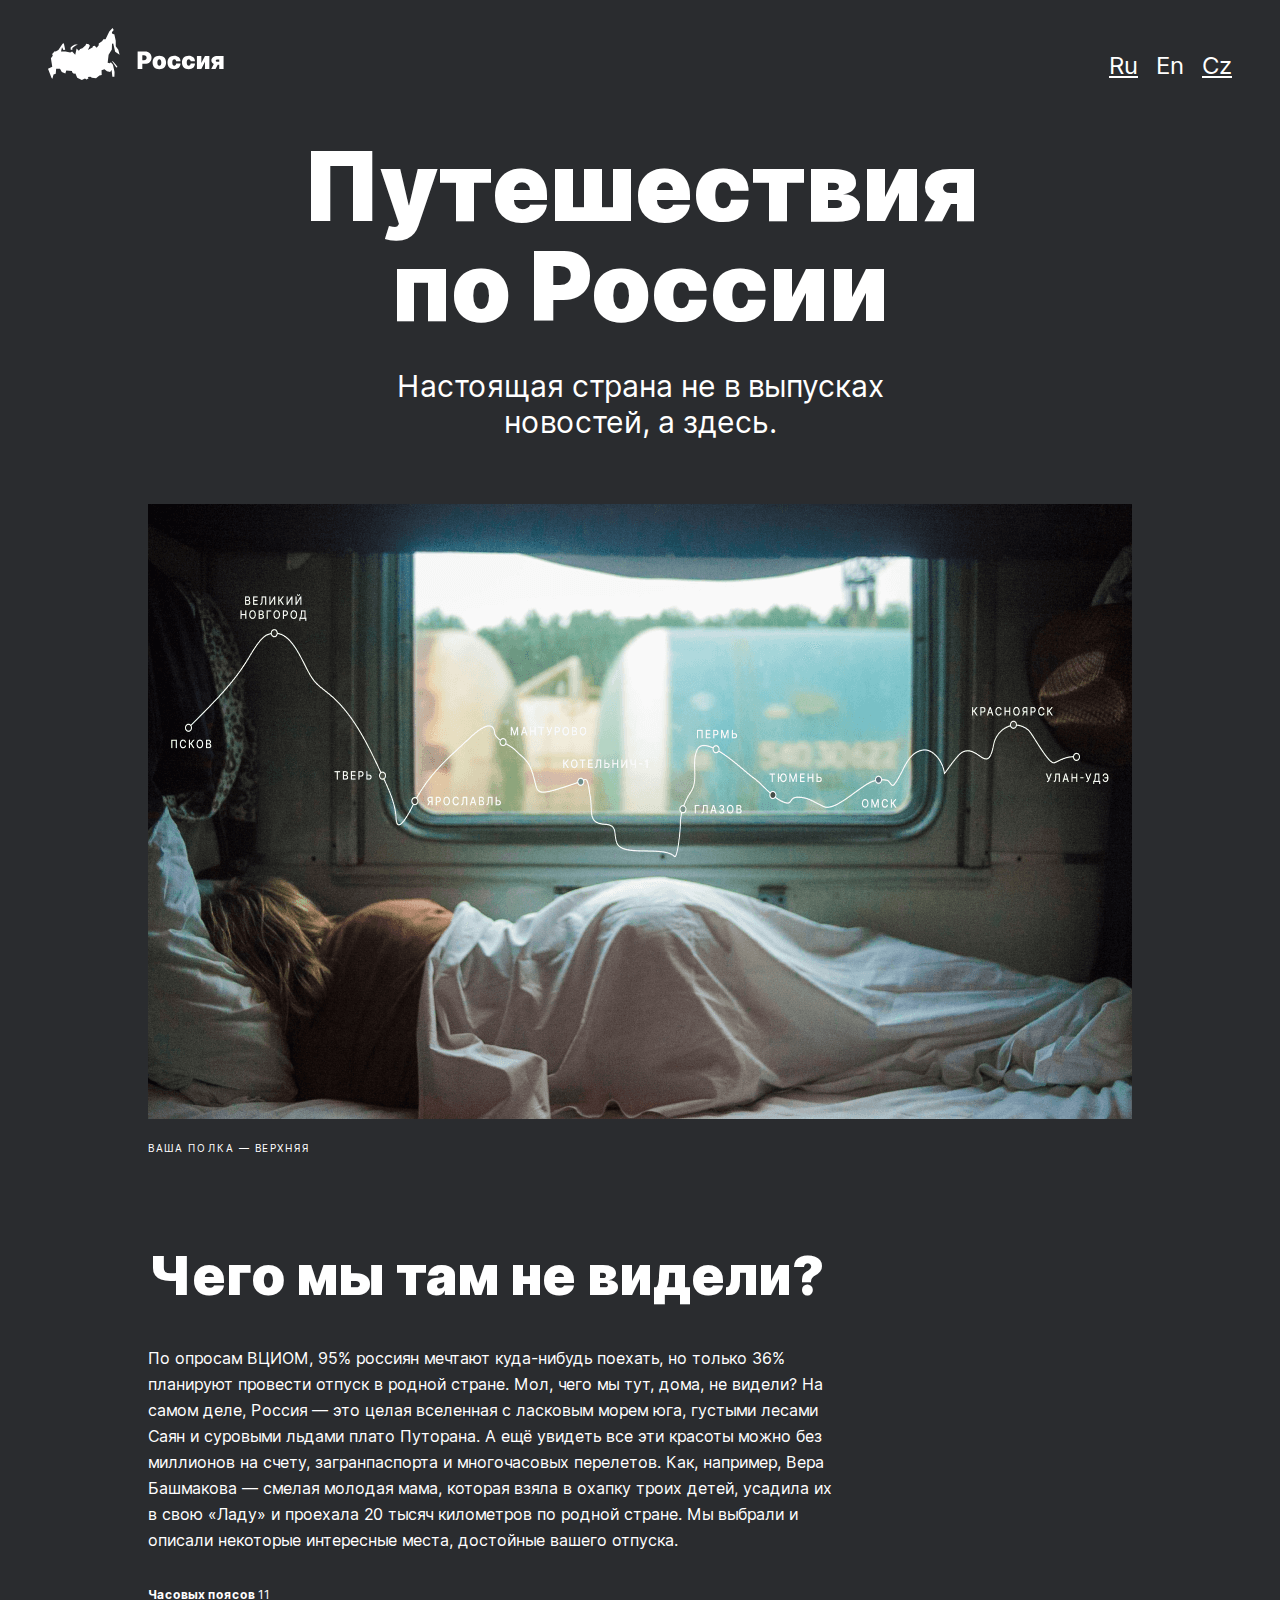
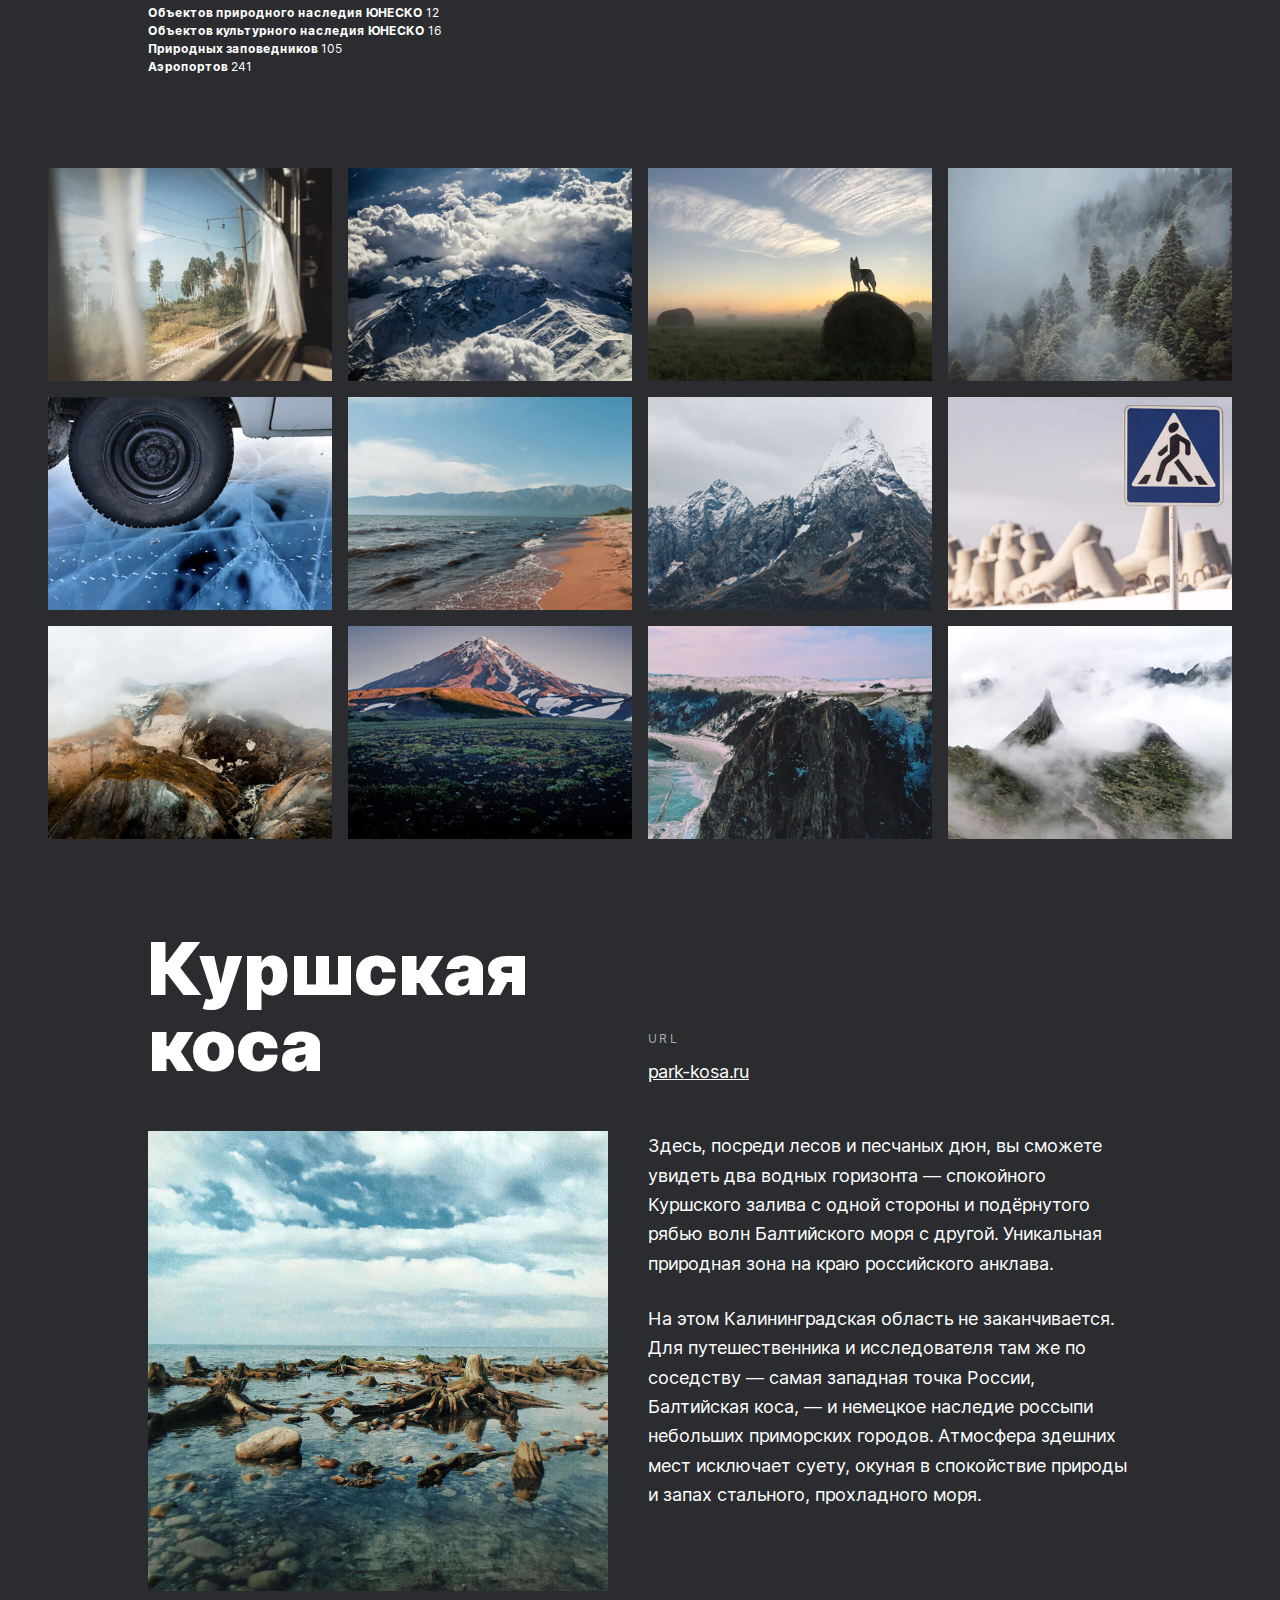
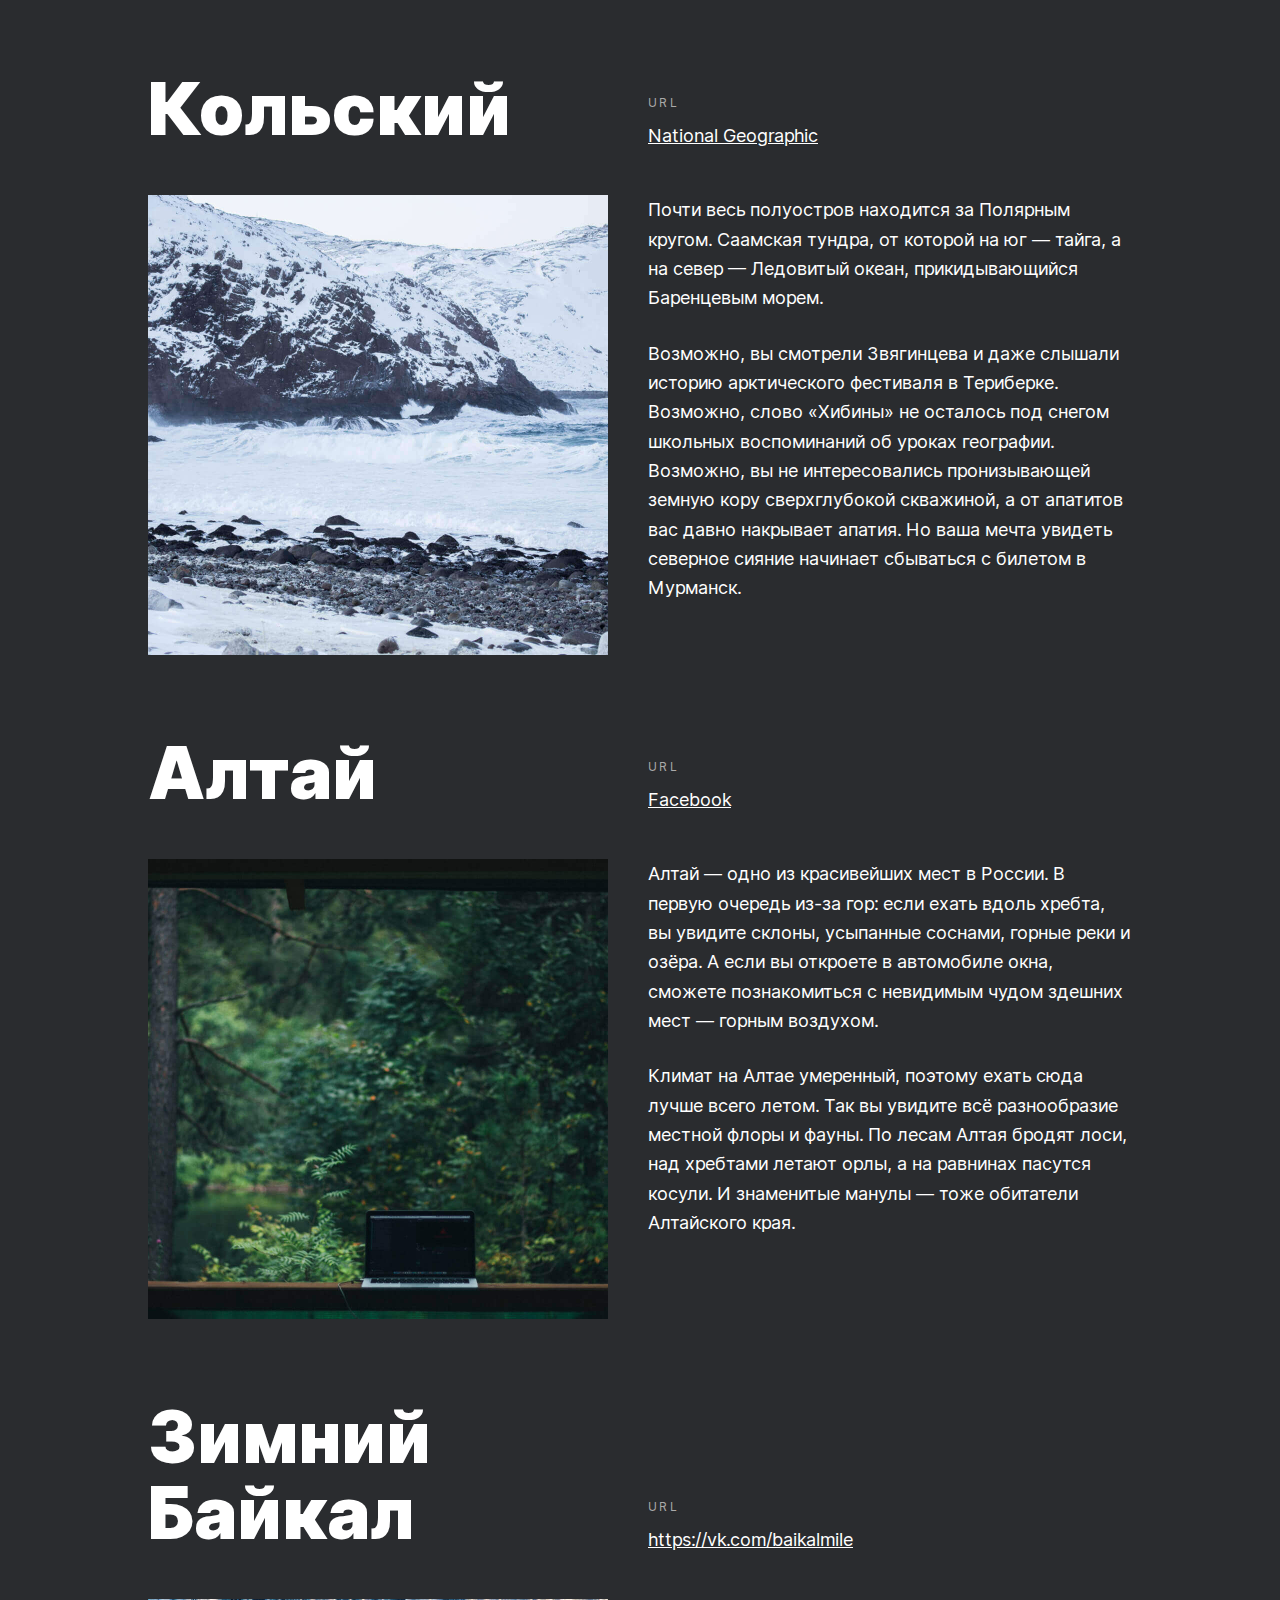
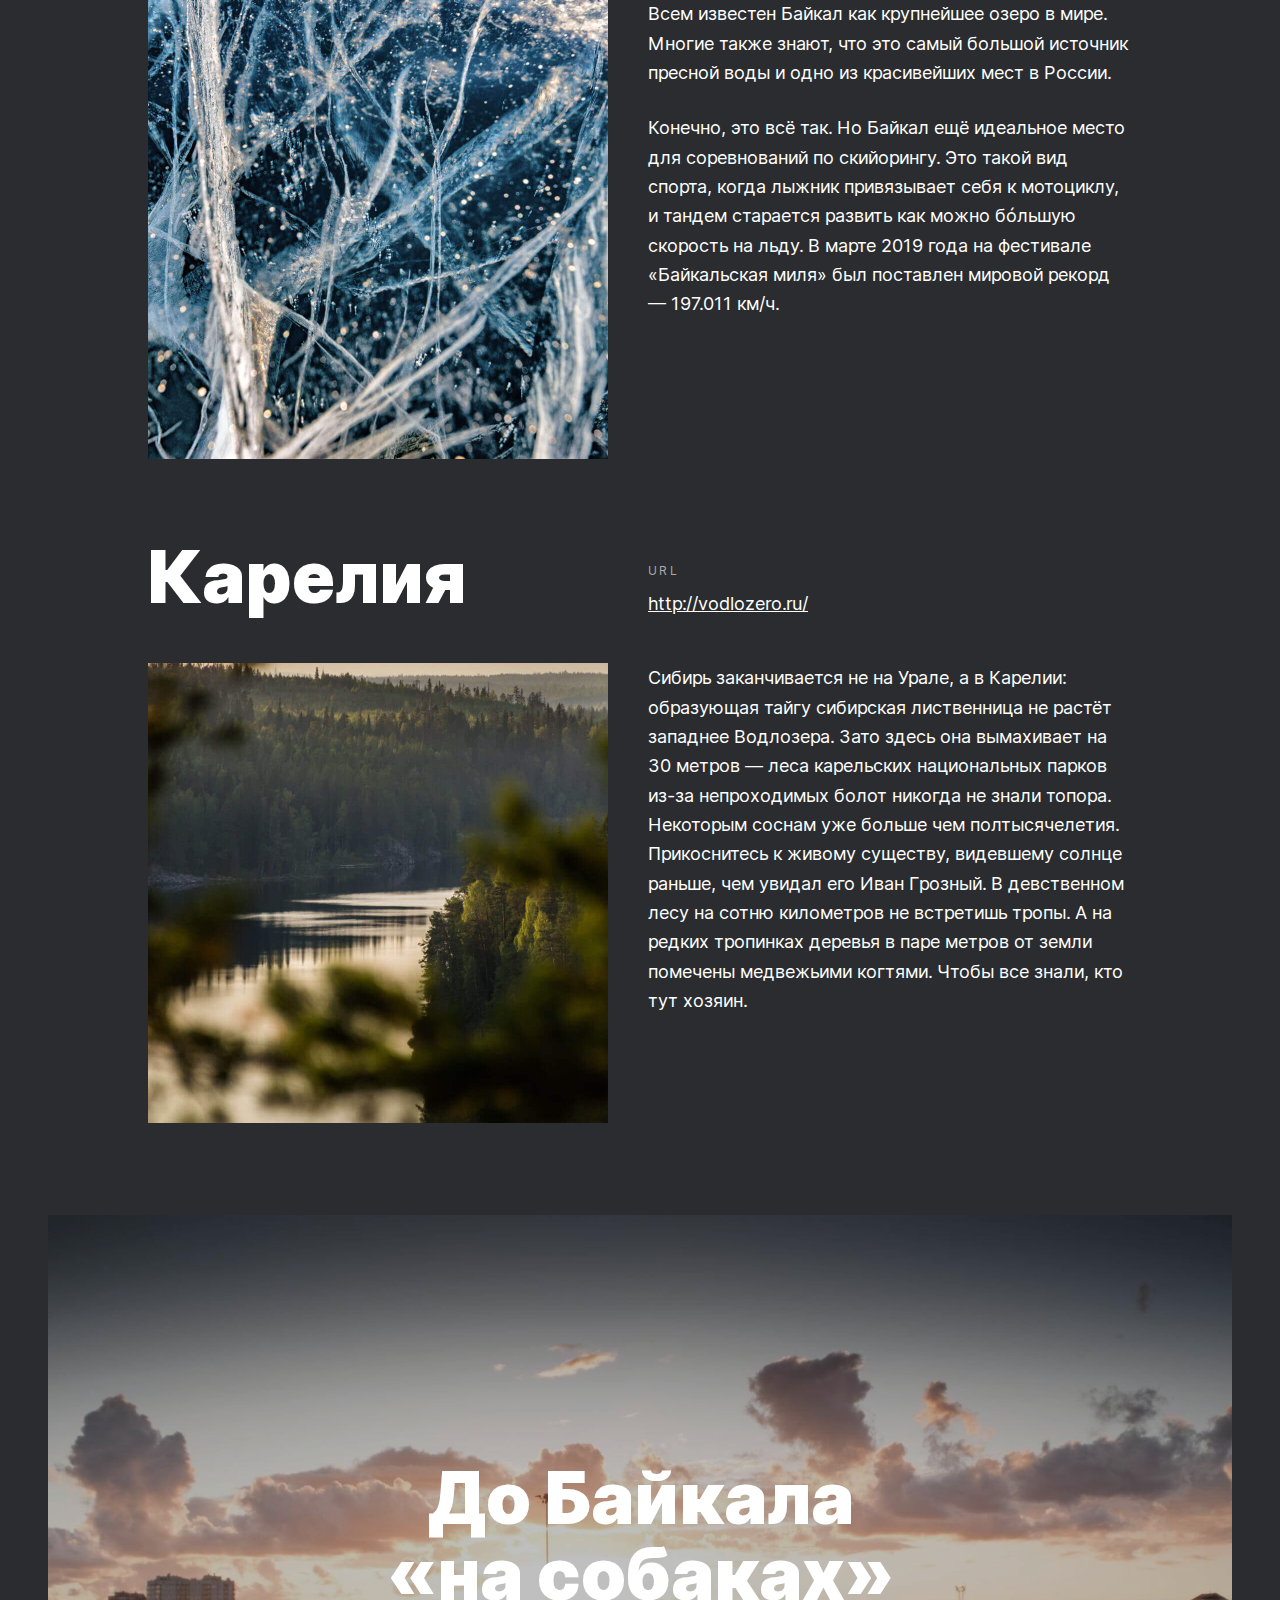
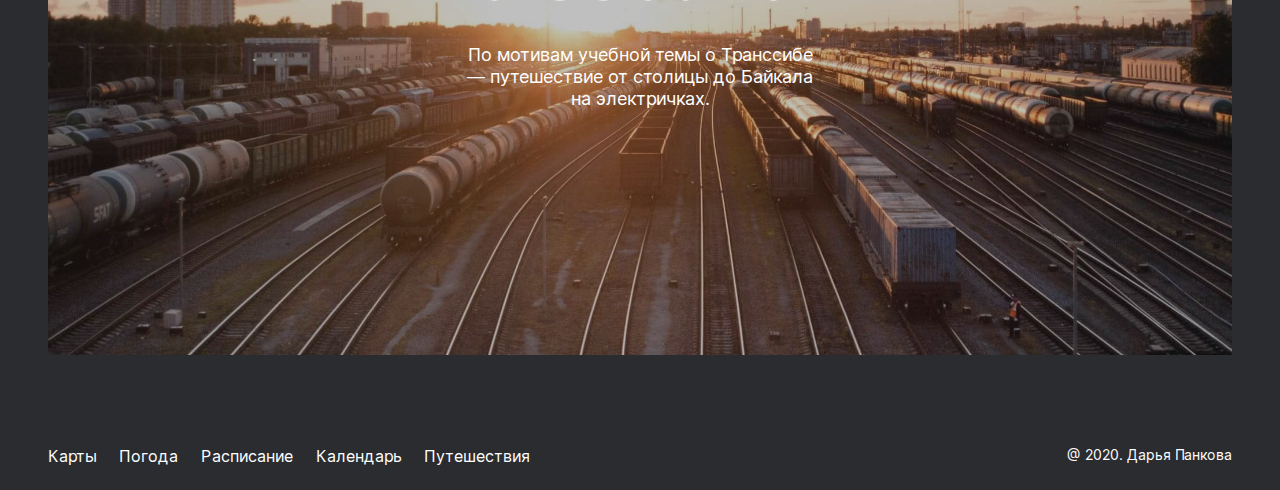
<file: index.html>
<!DOCTYPE html>
<html lang="ru">
<head>
  <meta charset="UTF-8">
  <meta name="viewport" content="width=device-width, initial-scale=1.0">
  <link rel="stylesheet" href="pages/index.css">
  <title>Путешествия по России</title>
</head>
<body>
  <div class="page">
    <header class="header">
        <img class="header__logo" src="images/header-logo.svg" alt="Логотип в форме карты России">
        <ul class="header__lang-links">
          <li class="header__lang-item"><a class="header__lang-link header__lang-link_active" href="./index.html" target="_self">Ru</a></li>
          <li class="header__lang-item"><a class="header__lang-link" href="#" target="_self">En</a></li>
          <li class="header__lang-item"><a class="header__lang-link header__lang-link_active" href="./indexCZ.html" target="_self">Cz</a></li>
        </ul>
    </header>
    <main>
      <section class="lead">
        <h1 class="lead__title">Путешествия по России</h1>
        <p class="lead__subtitle">Настоящая страна не в выпусках новостей, а здесь.</p>
        <img class="lead__image" src="images/_sleep-in-train.png" alt="Картинка с девушкой, спящей в поезде, который следует из Пскова в Улан-Удэ">
        <p class="lead__caption">ваша полка — верхняя</p>
      </section>

      <section class="intro">
        <h2 class="intro__title">Чего мы там не видели?</h2>
        <p class="intro__text">По опросам ВЦИОМ, 95% россиян мечтают куда-нибудь поехать, но только 36% планируют провести отпуск в родной 
          стране. Мол, чего мы тут, дома, не видели? На самом деле, Россия — это целая вселенная с ласковым морем юга, густыми лесами Саян и 
          суровыми льдами плато Путорана. А ещё увидеть все эти красоты можно без миллионов на счету, загранпаспорта и многочасовых перелетов. 
          Как, например, Вера Башмакова — смелая молодая мама, которая взяла в охапку троих детей, усадила их в свою «Ладу» и проехала 20 тысяч 
          километров по родной стране. Мы выбрали и описали некоторые интересные места, достойные вашего отпуска.</p>
        <ul class="intro__list">
          <li><span class="intro__span-accent">Часовых поясов </span>11</li>
          <li><span class="intro__span-accent">Объектов природного наследия ЮНЕСКО</span> 12</li>
          <li><span class="intro__span-accent">Объектов культурного наследия ЮНЕСКО </span>16</li>
          <li><span class="intro__span-accent">Природных заповедников </span>105</li>
          <li><span class="intro__span-accent">Аэропортов </span>241</li>
        </ul>
      </section>

      <section class="photo-grid">
        <img src="images/photo-grid-train.jpg" class="photo-grid__item" alt="Фото: купе поезда">
        <img src="images/photo-grid-atharva-tulsi.jpg" class="photo-grid__item" alt="Фото: горы">
        <img src="images/photo-grid-tuman.jpg" class="photo-grid__item" alt="Фото: собака на стоге сена">
        <img src="images/photo-grid-sochi.jpg" class="photo-grid__item" alt="Фото: хвойные леса в тумане, Сочи">
        <img src="images/photo-grid-arisa.jpg" class="photo-grid__item" alt="Фото: машина на льду">
        <img src="images/photo-grid-baikal.jpg" class="photo-grid__item" alt="Фото: на берегу Байкала">
        <img src="images/photo-grid-elbrus.jpg" class="photo-grid__item" alt="Фото: Эльбрус">
        <img src="images/photo-grid-kondratiev.jpg" class="photo-grid__item" alt="Фото: знак пешеходного перехода">
        <img src="images/photo-grid-kamchatka-1.jpg" class="photo-grid__item" alt="Фото: Камчатка в тумане">
        <img src="images/photo-grid-kamchatka-2.jpg" class="photo-grid__item" alt="Фото: один из камчатских вулканов">
        <img src="images/photo-grid-baikal-2.jpg" class="photo-grid__item" alt="Фото: вид на Байкал сверху">
        <img src="images/photo-grid-ergaki.jpg" class="photo-grid__item" alt="Фото: Ергаки">
      </section>

      <section class="places">
        <article class="place">
          <h3 class="place__title">Куршская коса</h3>
          <img class="place__image" src="images/place-kosa.jpg" alt="Куршская коса">
          <div class="place__website">
            <p class="place__url-heading">URL</p>
            <a class="place__link" href="http://park-kosa.ru" target="_blank">park-kosa.ru</a>
          </div>
          <div class="place__text">
            <p class="place__paragraph">Здесь, посреди лесов и песчаных дюн, вы сможете увидеть два водных горизонта — спокойного Куршского 
            залива с одной стороны и подёрнутого рябью волн Балтийского моря с другой. Уникальная природная зона на краю российского анклава.</p>
            <p class="place__paragraph">На этом Калининградская область не заканчивается. Для путешественника и исследователя там же по 
            соседству — самая западная точка России, Балтийская коса, — и немецкое наследие россыпи небольших приморских городов. Атмосфера 
            здешних мест исключает суету, окуная в спокойствие природы и запах стального, прохладного моря.</p>
          </div>

        </article>
        <article class="place">
          <h3 class="place__title">Кольский</h3>
          <img class="place__image" src="images/place-kolsky.jpg" alt="Кольский полуостров">
          <div class="place__website">
            <p class="place__url-heading">URL</p>
            <a class="place__link" target="_blank" href="https://yourshot.nationalgeographic.com/photos/?keywords=kolskiy">National Geographic</a>
          </div>
          <div class="place__text">
            <p class="place__paragraph">Почти весь полуостров находится за Полярным кругом. Саамская тундра, от которой на юг — 
            тайга, а на север — Ледовитый океан, прикидывающийся Баренцевым морем.</p>
            <p class="place__paragraph">Возможно, вы смотрели Звягинцева и даже слышали историю арктического фестиваля в Териберке. Возможно, 
            слово «Хибины» не осталось под снегом школьных воспоминаний об уроках географии. Возможно, вы не интересовались пронизывающей 
            земную кору сверхглубокой скважиной, а от апатитов вас давно накрывает апатия. Но ваша мечта увидеть северное сияние начинает 
            сбываться с билетом в Мурманск.</p>
          </div>

        </article>
        <article class="place">
          <h3 class="place__title">Алтай</h3>
          <img class="place__image" src="images/place-altai.jpg" alt="Алтай">
          <div class="place__website">
            <p class="place__url-heading">URL</p>
            <a class="place__link" target="_blank" href="https://www.facebook.com/vera.bashmakova/posts/10156011613718822">Facebook</a>
          </div>
          <div class="place__text">
            <p class="place__paragraph">Алтай — одно из красивейших мест в России. 
            В первую очередь из-за гор: если ехать вдоль хребта, вы увидите склоны, усыпанные соснами, горные реки и озёра. А если вы откроете 
            в автомобиле окна, сможете познакомиться с невидимым чудом здешних мест — горным воздухом.</p>
            <p class="place__paragraph">Климат на Алтае умеренный, поэтому ехать сюда лучше всего летом. Так вы увидите всё разнообразие местной 
            флоры и фауны. По лесам Алтая бродят лоси, над хребтами летают орлы, а на равнинах пасутся косули. И знаменитые манулы — тоже 
            обитатели Алтайского края.</p>
          </div>

        </article>
        <article class="place">
          <h3 class="place__title">Зимний Байкал</h3>
          <div class="place__website">
            <p class="place__url-heading">URL</p>
            <a class="place__link" target="_blank" href="https://vk.com/baikalmile">https://vk.com/baikalmile</a>
          </div>
          <img class="place__image" src="images/place-winter-baikal.jpg" alt="Зимний Байкал">
          <div class="place__text">
            <p class="place__paragraph">Всем известен Байкал как крупнейшее озеро в мире. Многие также знают, что это самый большой источник 
            пресной воды и одно из красивейших мест в России.</p>
            <p class="place__paragraph">Конечно, это всё так. Но Байкал ещё идеальное место для соревнований по скийорингу. Это такой вид спорта, 
            когда лыжник привязывает себя к мотоциклу, и тандем старается развить как можно бóльшую скорость на льду. В марте 2019 года на 
            фестивале «Байкальская миля» был поставлен мировой рекорд — 197.011 км/ч.</p>
          </div>

        </article>
        <article class="place">
          <h3 class="place__title">Карелия</h3>
          <img class="place__image" src="images/place-karelia.jpg" alt="Карелия">
          <div class="place__website">
            <p class="place__url-heading">URL</p>
            <a class="place__link" href="http://vodlozero.ru" target="_blank">http://vodlozero.ru/</a>
          </div>
          <div class="place__text">
          <p class="place__paragraph">Сибирь заканчивается не на Урале, а в Карелии: образующая тайгу сибирская лиственница не растёт западнее 
            Водлозера. Зато здесь она вымахивает на 30 метров — леса карельских национальных парков из-за непроходимых болот никогда не знали 
            топора. Некоторым соснам уже больше чем полтысячелетия. Прикоснитесь к живому существу, видевшему солнце раньше, чем увидал его 
            Иван Грозный. В девственном лесу на сотню километров не встретишь тропы. А на редких тропинках деревья в паре метров от земли 
            помечены медвежьими когтями. Чтобы все знали, кто тут хозяин.</p>
          </div>
        </article>
      </section>

      <section class="cover">
        <a class="cover__link" target="_blank" href="https://stampsy.com/na-elektrichkakh-do-baikala">
          <h2 class="cover__title">До Байкала «на&nbsp;собаках»</h2>
          <p class="cover__subtitle">По мотивам учебной темы о Транссибе — путешествие от столицы до Байкала на электричках.</p>
        </a>
      </section>

    </main>
    <footer class="footer">
      <nav class="footer__links">
        <a href="https://yandex.ru/maps" target="_blank" class="footer__link">Карты</a>
        <a href="https://yandex.ru/pogoda" target="_blank" class="footer__link">Погода</a>
        <a href="https://rasp.yandex.ru" target="_blank" class="footer__link">Расписание</a>
        <a href="https://calendar.yandex.ru" target="_blank" class="footer__link">Календарь</a>
        <a href="https://travel.yandex.ru" target="_blank" class="footer__link">Путешествия</a>
      </nav>
      <p class="footer__copyright">&commat; 2020. Дарья Панкова</p>
    </footer>
  </div>

</body>
</html>
</file>
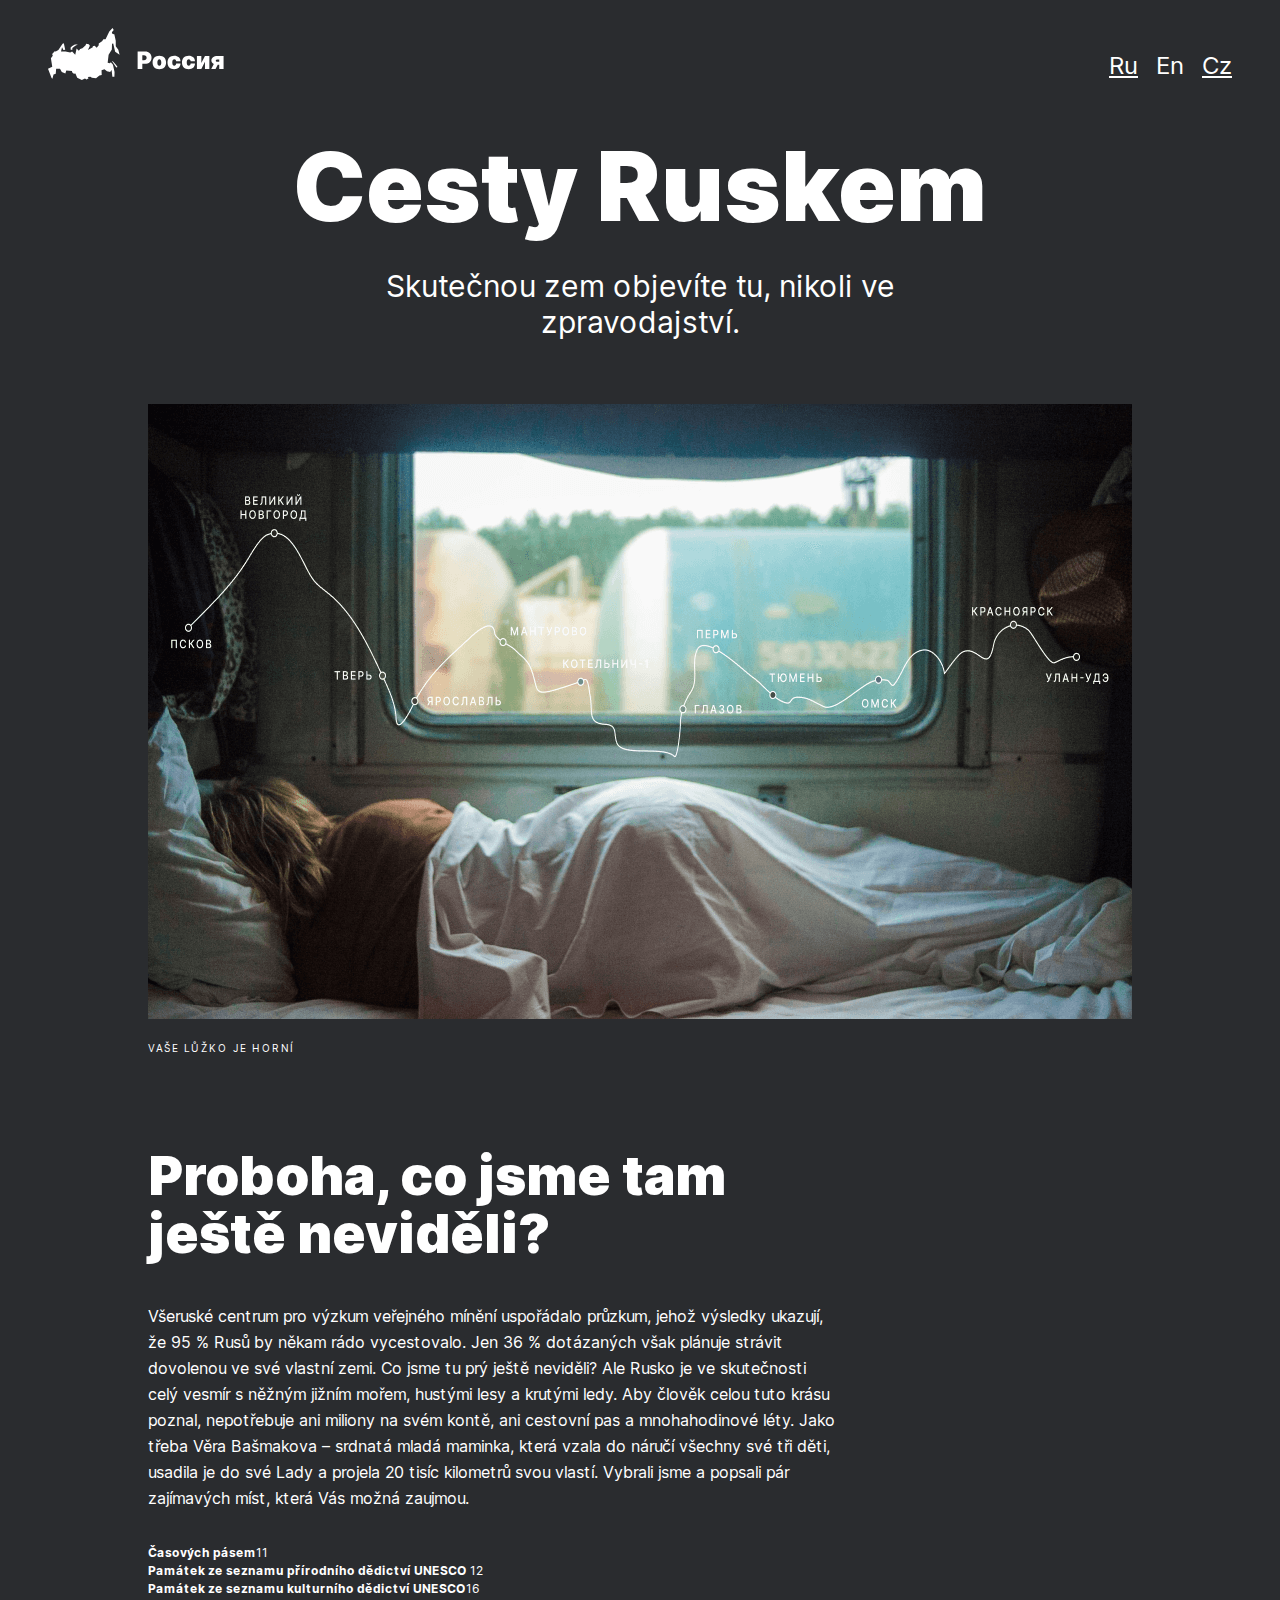
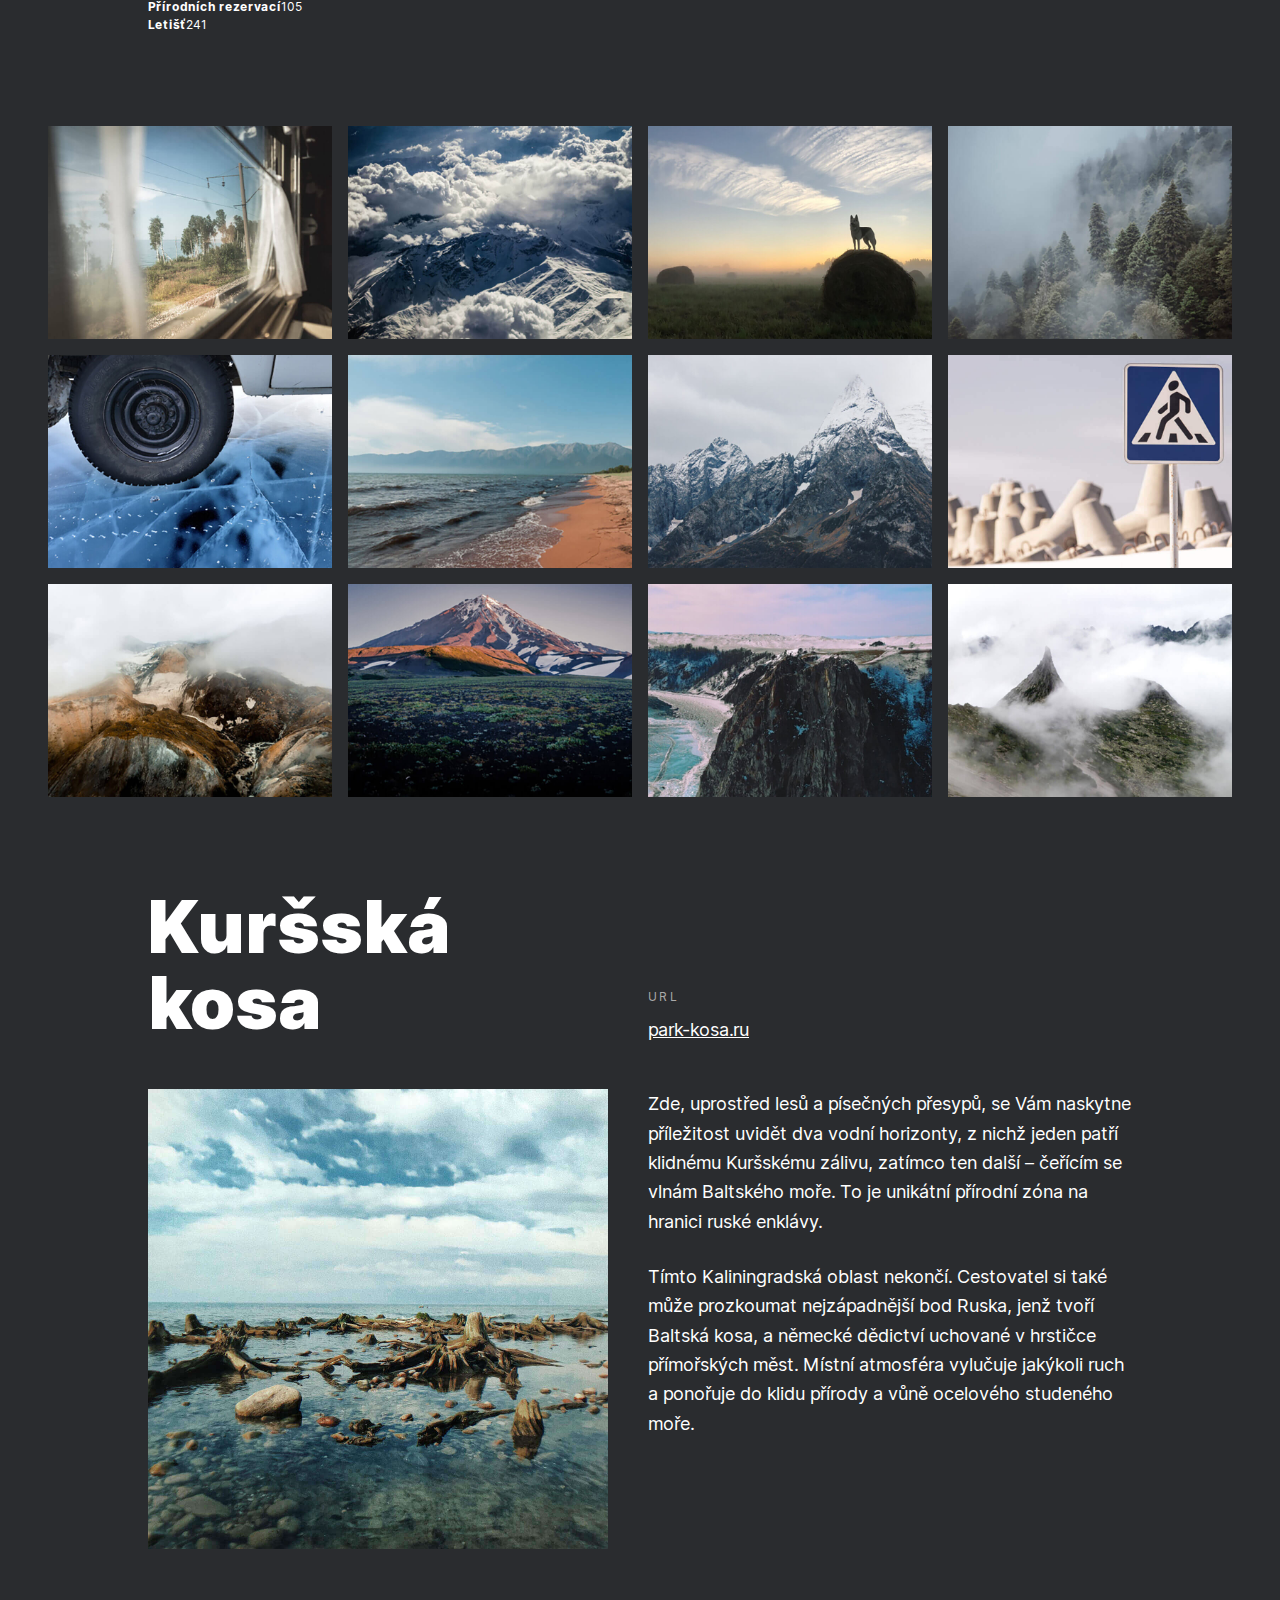
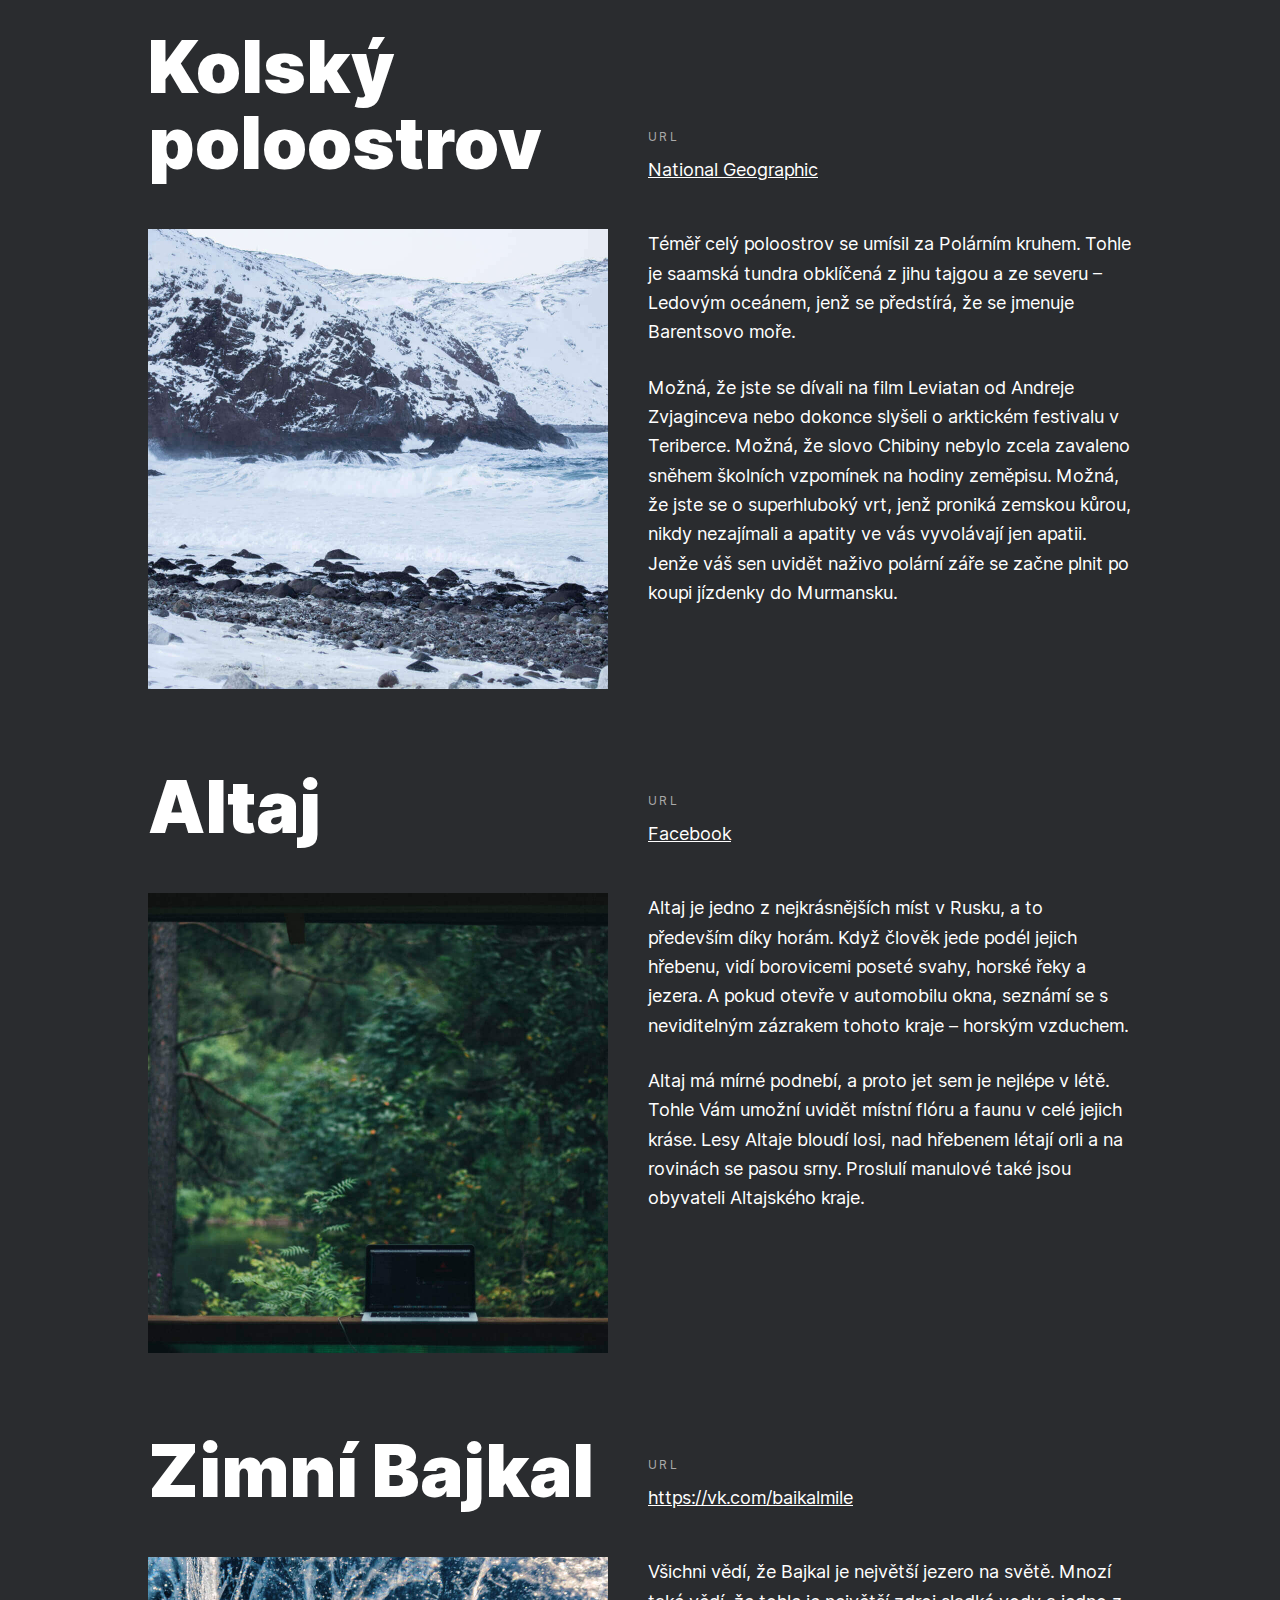
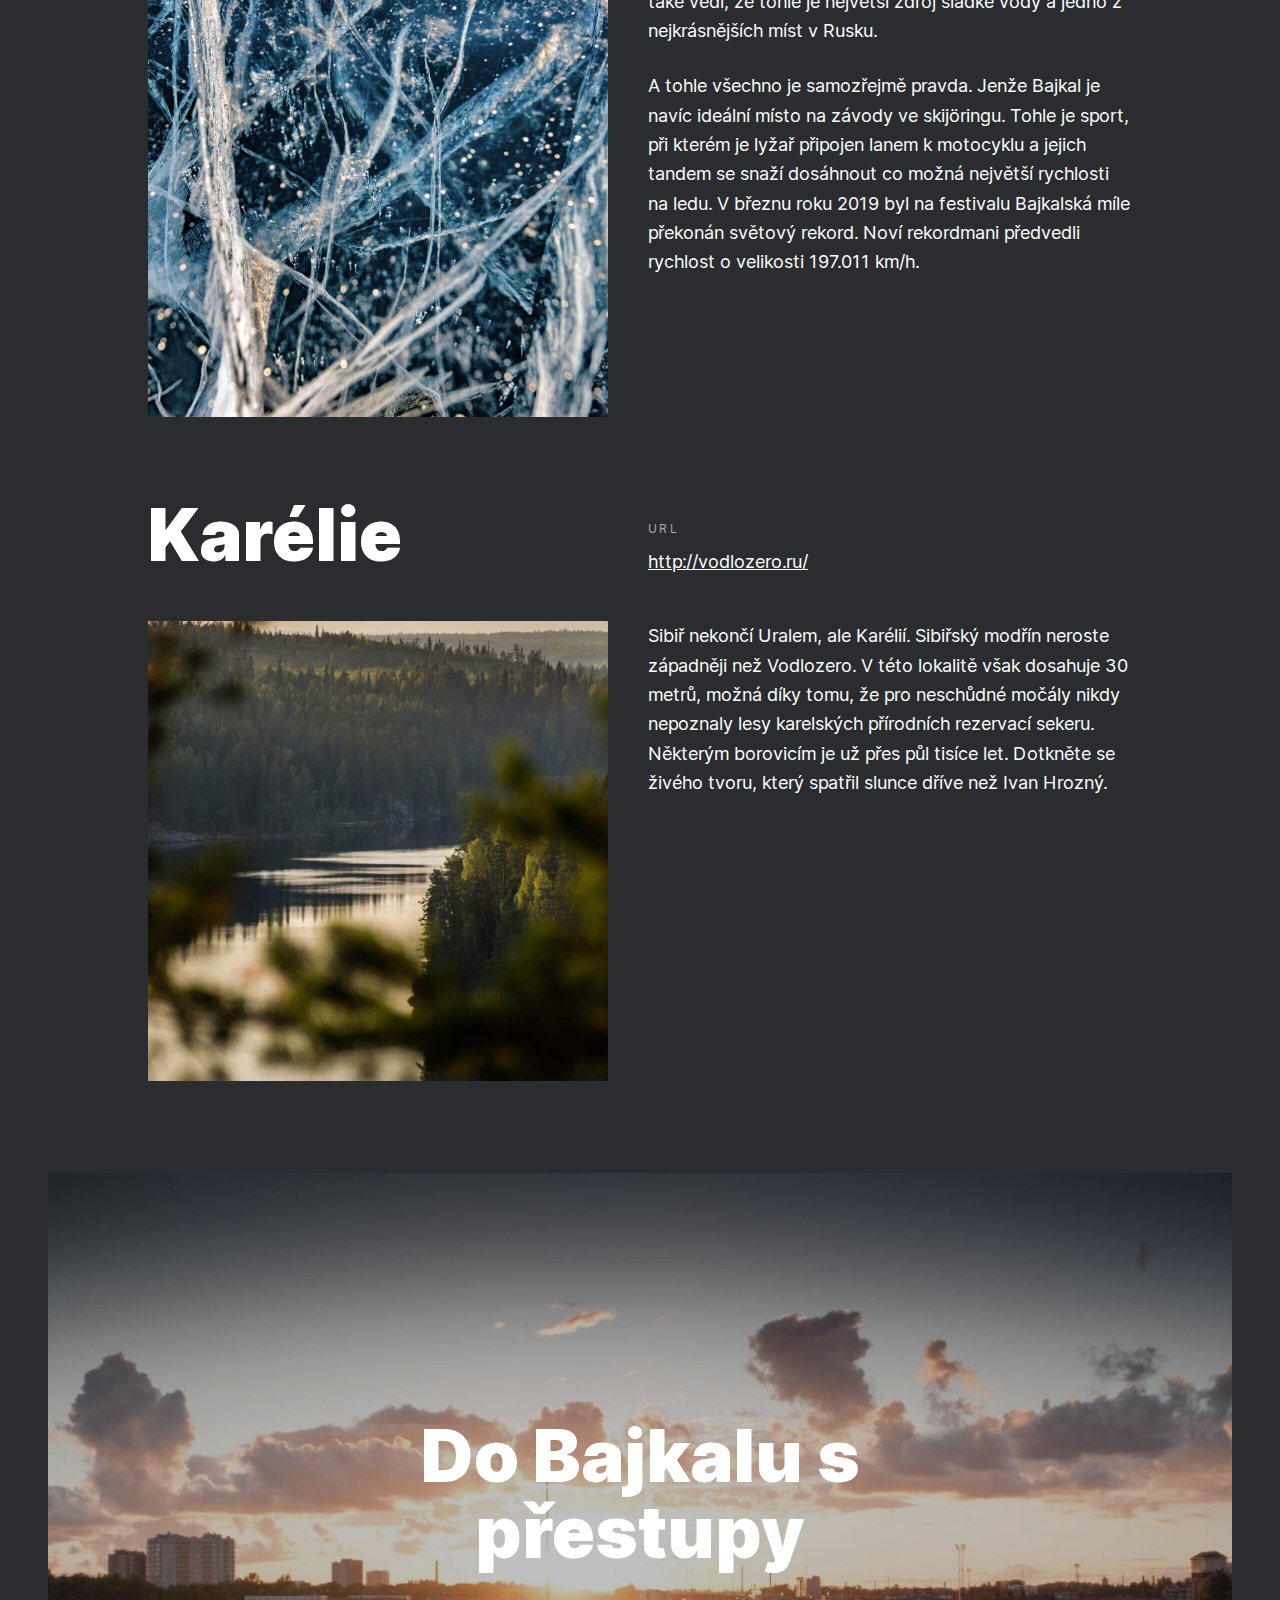
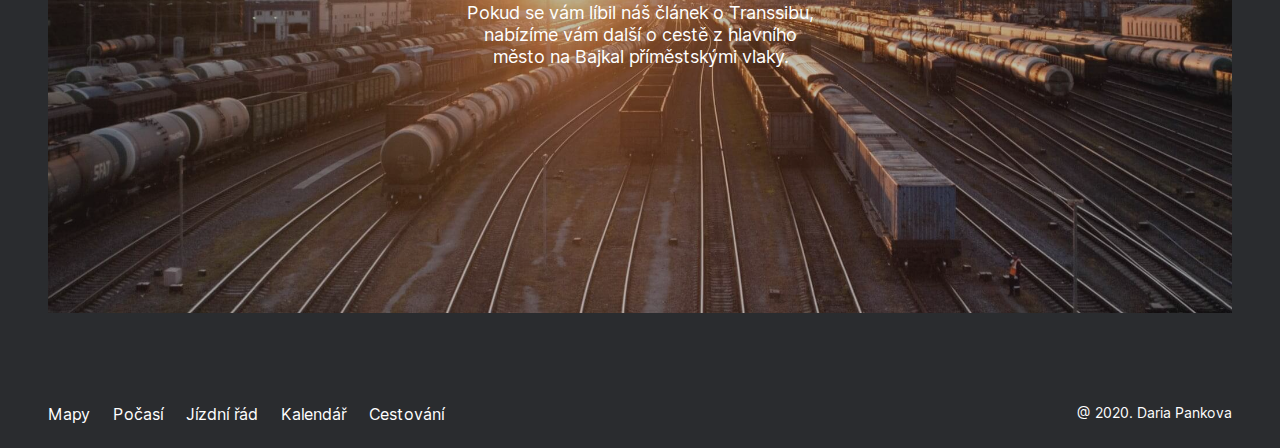
<file: indexCZ.html>
<!DOCTYPE html>
<html lang="cs">
<head>
  <meta charset="UTF-8">
  <meta name="viewport" content="width=device-width, initial-scale=1.0">
  <link rel="stylesheet" href="pages/index.css">
  <title>Cesty Ruskem</title>
</head>
<body>
  <div class="page">
    <header class="header">
        <img class="header__logo" src="images/header-logo.svg" alt="Logo ve tvaru ruské mapy">
        <ul class="header__lang-links">
          <li class="header__lang-item"><a class="header__lang-link header__lang-link_active" href="./index.html" target="_self">Ru</a></li>
          <li class="header__lang-item"><a class="header__lang-link" href="#" target="_self">En</a></li>
          <li class="header__lang-item"><a class="header__lang-link header__lang-link_active" href="./indexCZ.html" target="_self">Cz</a></li>
        </ul>
    </header>
    <main>
      <section class="lead">
        <h1 class="lead__title">Cesty Ruskem</h1>
        <p class="lead__subtitle">Skutečnou zem objevíte tu, nikoli ve zpravodajství.</p>
        <img class="lead__image" src="images/_sleep-in-train.png" alt="Картинка с девушкой, спящей в поезде, который следует из Пскова в Улан-Удэ">
        <p class="lead__caption">vaše lůžko je horní</p>
      </section>

      <section class="intro">
        <h2 class="intro__title">Proboha, co jsme tam ještě neviděli?</h2>
        <p class="intro__text">Všeruské centrum pro výzkum veřejného mínění uspořádalo průzkum, jehož výsledky ukazují, že 95 % Rusů by někam 
          rádo vycestovalo. Jen 36 % dotázaných však plánuje strávit dovolenou ve své vlastní zemi. Co jsme tu prý ještě neviděli? Ale Rusko je 
          ve skutečnosti celý vesmír s něžným jižním mořem, hustými lesy a krutými ledy. Aby člověk celou tuto krásu poznal, nepotřebuje ani miliony 
          na svém kontě, ani cestovní pas a mnohahodinové léty. Jako třeba Věra Bašmakova – srdnatá mladá maminka, která vzala do náručí všechny své 
          tři děti, usadila je do své Lady a projela 20 tisíc kilometrů svou vlastí. Vybrali jsme a popsali pár zajímavých míst, která Vás možná 
          zaujmou.</p>
        <ul class="intro__list">
          <li><span class="intro__span-accent">Časových pásem</span>11</li>
          <li><span class="intro__span-accent">Památek ze seznamu přírodního dědictví UNESCO</span> 12</li>
          <li><span class="intro__span-accent">Památek ze seznamu kulturního dědictví UNESCO</span>16</li>
          <li><span class="intro__span-accent">Přírodních rezervací</span>105</li>
          <li><span class="intro__span-accent">Letišť</span>241</li>
        </ul>
      </section>

      <section class="photo-grid">
        <img src="images/photo-grid-train.jpg" class="photo-grid__item" alt="Foto: kupé vlaku">
        <img src="images/photo-grid-atharva-tulsi.jpg" class="photo-grid__item" alt="Foto: hory">
        <img src="images/photo-grid-tuman.jpg" class="photo-grid__item" alt="Foto: pes v kupce sena">
        <img src="images/photo-grid-sochi.jpg" class="photo-grid__item" alt="Foto: mlha nad jehličnatými lesy, Soči">
        <img src="images/photo-grid-arisa.jpg" class="photo-grid__item" alt="Foto: vůz na ledu">
        <img src="images/photo-grid-baikal.jpg" class="photo-grid__item" alt="Foto: na bajkalském břehu">
        <img src="images/photo-grid-elbrus.jpg" class="photo-grid__item" alt="Foto: Elbrus">
        <img src="images/photo-grid-kondratiev.jpg" class="photo-grid__item" alt="Foto: značka přechodu pro chodce">
        <img src="images/photo-grid-kamchatka-1.jpg" class="photo-grid__item" alt="Foto: Kamčatka v mlze">
        <img src="images/photo-grid-kamchatka-2.jpg" class="photo-grid__item" alt="Foto: jedna z kamčatských sopek">
        <img src="images/photo-grid-baikal-2.jpg" class="photo-grid__item" alt="Foto: pohled na Bajkal shora">
        <img src="images/photo-grid-ergaki.jpg" class="photo-grid__item" alt="Foto: Ergaki">
      </section>

      <section class="places">
        <article class="place">
          <h3 class="place__title">Kuršská kosa</h3>
          <img class="place__image" src="images/place-kosa.jpg" alt="Kuršská kosa">
          <div class="place__website">
            <p class="place__url-heading">URL</p>
            <a class="place__link" href="http://park-kosa.ru" target="_blank">park-kosa.ru</a>
          </div>
          <div class="place__text">
            <p class="place__paragraph">Zde, uprostřed lesů a písečných přesypů, se Vám naskytne příležitost uvidět dva vodní horizonty, z 
              nichž jeden patří klidnému Kuršskému zálivu, zatímco ten další – čeřícím se vlnám Baltského moře. To je unikátní přírodní zóna 
              na hranici ruské enklávy.</p>
            <p class="place__paragraph">Tímto Kaliningradská oblast nekončí. Cestovatel si také může prozkoumat nejzápadnější bod Ruska, jenž 
              tvoří Baltská kosa, a německé dědictví uchované v hrstičce přímořských měst. Místní atmosféra vylučuje jakýkoli ruch a ponořuje 
              do klidu přírody a vůně ocelového studeného moře.</p>
          </div>

        </article>
        <article class="place">
          <h3 class="place__title">Kolský poloostrov</h3>
          <img class="place__image" src="images/place-kolsky.jpg" alt="Kolský poloostrov">
          <div class="place__website">
            <p class="place__url-heading">URL</p>
            <a class="place__link" target="_blank" href="https://yourshot.nationalgeographic.com/photos/?keywords=kolskiy">National Geographic</a>
          </div>
          <div class="place__text">
            <p class="place__paragraph">Téměř celý poloostrov se umísil za Polárním kruhem. Tohle je saamská tundra obklíčená z jihu tajgou a 
              ze severu – Ledovým oceánem, jenž se předstírá, že se jmenuje Barentsovo moře.</p>
            <p class="place__paragraph">Možná, že jste se dívali na film Leviatan od Andreje Zvjaginceva nebo dokonce slyšeli o arktickém 
              festivalu v Teriberce. Možná, že slovo Chibiny nebylo zcela zavaleno sněhem školních vzpomínek na hodiny zeměpisu. Možná, že 
              jste se o superhluboký vrt, jenž proniká zemskou kůrou, nikdy nezajímali a apatity ve vás vyvolávají jen apatii. Jenže váš sen 
              uvidět naživo polární záře se začne plnit po koupi jízdenky do Murmansku.</p>
          </div>

        </article>
        <article class="place">
          <h3 class="place__title">Altaj</h3>
          <img class="place__image" src="images/place-altai.jpg" alt="Алтай">
          <div class="place__website">
            <p class="place__url-heading">URL</p>
            <a class="place__link" target="_blank" href="https://www.facebook.com/vera.bashmakova/posts/10156011613718822">Facebook</a>
          </div>
          <div class="place__text">
            <p class="place__paragraph">Altaj je jedno z nejkrásnějších míst v Rusku, a to především díky horám. Když člověk jede podél jejich 
              hřebenu, vidí borovicemi poseté svahy, horské řeky a jezera. A pokud otevře v automobilu okna, seznámí se s neviditelným 
              zázrakem tohoto kraje – horským vzduchem.</p>
            <p class="place__paragraph">Altaj má mírné podnebí, a proto jet sem je nejlépe v létě. Tohle Vám umožní uvidět místní flóru a 
              faunu v celé jejich kráse. Lesy Altaje bloudí losi, nad hřebenem létají orli a na rovinách se pasou srny. Proslulí manulové také 
              jsou obyvateli Altajského kraje.</p>
          </div>

        </article>
        <article class="place">
          <h3 class="place__title">Zimní Bajkal</h3>
          <div class="place__website">
            <p class="place__url-heading">URL</p>
            <a class="place__link" target="_blank" href="https://vk.com/baikalmile">https://vk.com/baikalmile</a>
          </div>
          <img class="place__image" src="images/place-winter-baikal.jpg" alt="Zimní Bajkal">
          <div class="place__text">
            <p class="place__paragraph">Všichni vědí, že Bajkal je největší jezero na světě. Mnozí také vědí, že tohle je největší zdroj 
              sladké vody a jedno z nejkrásnějších míst v Rusku.</p>
            <p class="place__paragraph">A tohle všechno je samozřejmě pravda. Jenže Bajkal je navíc ideální místo na závody ve skijöringu. 
              Tohle je sport, při kterém je lyžař připojen lanem k motocyklu a jejich tandem se snaží dosáhnout co možná největší rychlosti 
              na ledu. V březnu roku 2019 byl na festivalu Bajkalská míle překonán světový rekord. Noví rekordmani předvedli rychlost o velikosti 
              197.011 km/h. </p>
          </div>

        </article>
        <article class="place">
          <h3 class="place__title">Karélie</h3>
          <img class="place__image" src="images/place-karelia.jpg" alt="Карелия">
          <div class="place__website">
            <p class="place__url-heading">URL</p>
            <a class="place__link" href="http://vodlozero.ru" target="_blank">http://vodlozero.ru/</a>
          </div>
          <div class="place__text">
          <p class="place__paragraph">Sibiř nekončí Uralem, ale Karélií. Sibiřský modřín neroste západněji než Vodlozero. V této lokalitě však 
            dosahuje 30 metrů, možná díky tomu, že pro neschůdné močály nikdy nepoznaly lesy karelských přírodních rezervací sekeru. Některým 
            borovicím je už přes půl tisíce let. Dotkněte se živého tvoru, který spatřil slunce dříve než Ivan Hrozný. </p>
          </div>
        </article>
      </section>

      <section class="cover">
        <a class="cover__link" target="_blank" href="https://stampsy.com/na-elektrichkakh-do-baikala">
          <h2 class="cover__title">Do Bajkalu s přestupy</h2>
          <p class="cover__subtitle">Pokud se vám líbil náš článek o Transsibu, nabízíme vám další o cestě z hlavního město na Bajkal 
            příměstskými vlaky.</p>
        </a>
      </section>

    </main>
    <footer class="footer">
      <nav class="footer__links">
        <a href="https://yandex.ru/maps" target="_blank" class="footer__link">Mapy</a>
        <a href="https://yandex.ru/pogoda" target="_blank" class="footer__link">Počasí</a>
        <a href="https://rasp.yandex.ru" target="_blank" class="footer__link">Jízdní řád</a>
        <a href="https://calendar.yandex.ru" target="_blank" class="footer__link">Kalendář</a>
        <a href="https://travel.yandex.ru" target="_blank" class="footer__link">Cestování</a>
      </nav>
      <p class="footer__copyright">&commat; 2020. Daria Pankova</p>
    </footer>
  </div>

</body>
</html>
</file>
<file: pages/index.css>
@import url(../vendor/normalize.css);
@import url(../fonts/fonts.css);
@import url(../blocks/page/page.css);
@import url(../blocks/cover/cover.css);
@import url(../blocks/footer/footer.css);
@import url(../blocks/header/header.css);
@import url(../blocks/intro/intro.css);
@import url(../blocks/lead/lead.css);
@import url(../blocks/photo-grid/photo-grid.css);
@import url(../blocks/place/place.css);
@import url(../blocks/places/places.css);
@import url(../blocks/cover/__link/cover__link.css);
@import url(../blocks/cover/__subtitle/cover__subtitle.css);
@import url(../blocks/cover/__title/cover__title.css);
@import url(../blocks/footer/__copyright/footer__copyright.css);
@import url(../blocks/footer/__link/footer__link.css);
@import url(../blocks/header/__lang-link/header__lang-link.css);
@import url(../blocks/header/__lang-links/header__lang-links.css);
@import url(../blocks/header/__lang-link/_active/header__lang-link_active.css);
@import url(../blocks/header/__logo/header__logo.css);
@import url(../blocks/header/__lang-item/header__lang-item.css);
@import url(../blocks/intro/__list/intro__list.css);
@import url(../blocks/intro/__text/intro__text.css);
@import url(../blocks/intro/__title/intro__title.css);
@import url(../blocks/intro/__span-accent/intro__span-accent.css);
@import url(../blocks/lead/__caption/lead__caption.css);
@import url(../blocks/lead/__image/lead__image.css);
@import url(../blocks/lead/__subtitle/lead__subtitle.css);
@import url(../blocks/lead/__title/lead__title.css);
@import url(../blocks/photo-grid/__item/photo-grid__item.css);
@import url(../blocks/place/__image/place__image.css);
@import url(../blocks/place/__link/place__link.css);
@import url(../blocks/place/__paragraph/place__paragraph.css);
@import url(../blocks/place/__text/place__text.css);
@import url(../blocks/place/__title/place__title.css);
@import url(../blocks/place/__url-heading/place__url-heading.css);
@import url(../blocks/place/__website/place__website.css);
</file>
